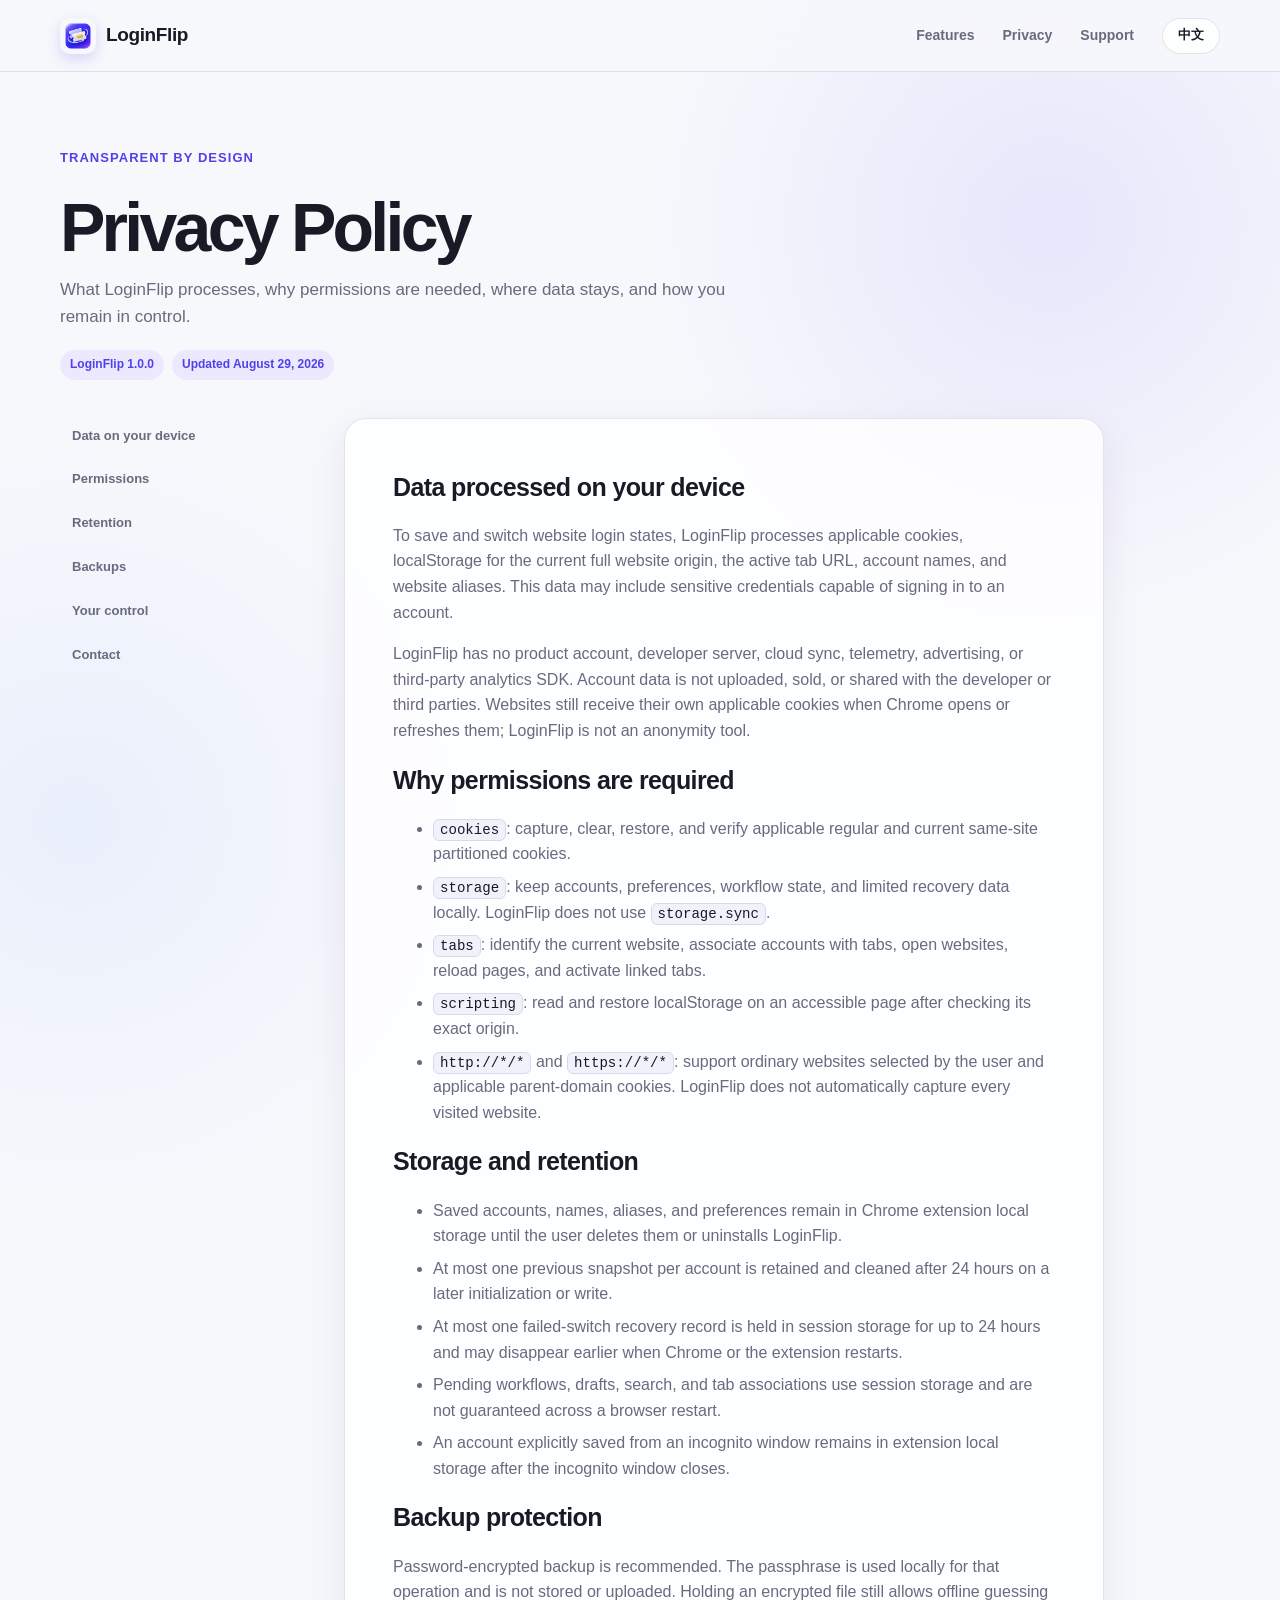
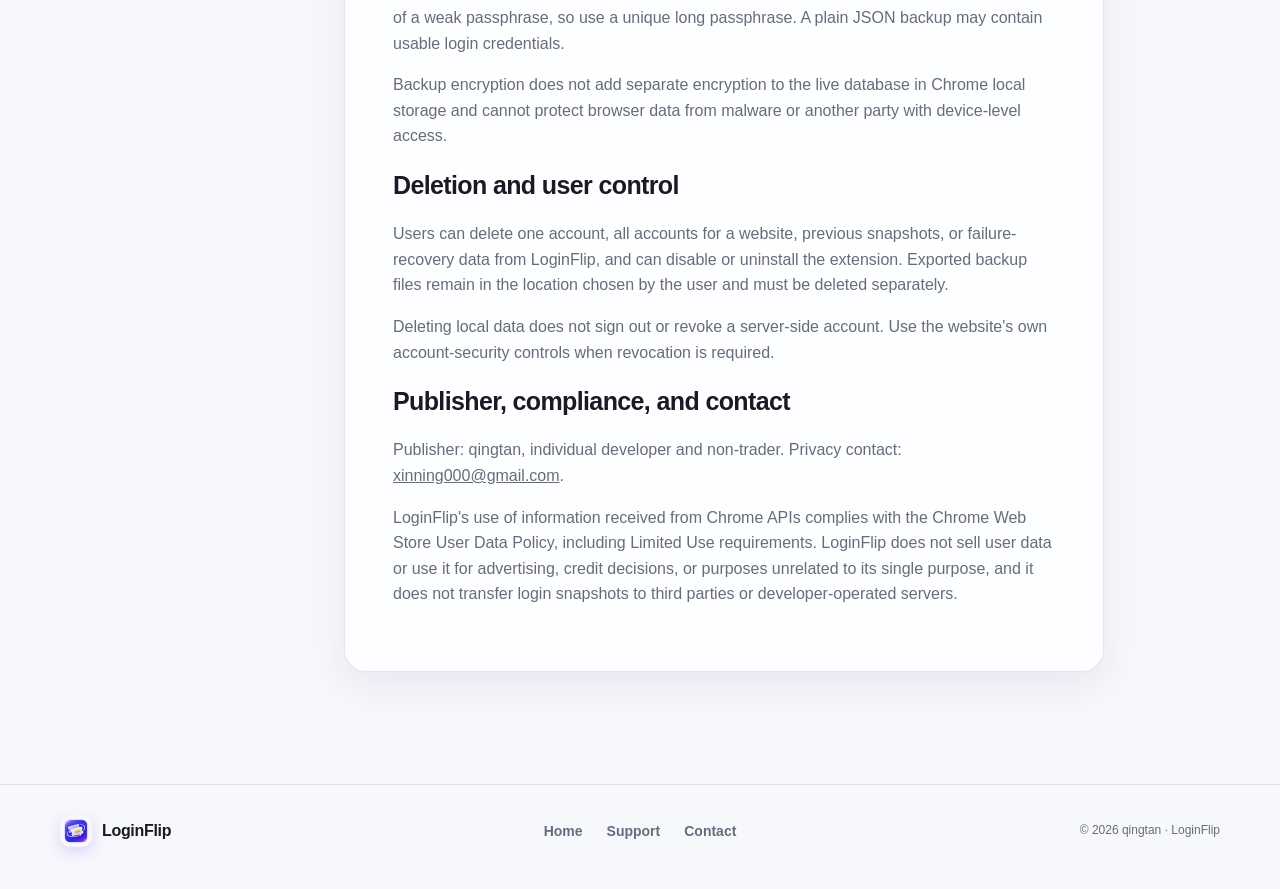
<file: privacy/index.html>
<!doctype html>
<html lang="en" data-lang="en">
<head>
  <meta charset="utf-8">
  <meta name="viewport" content="width=device-width, initial-scale=1">
  <meta name="color-scheme" content="light dark">
  <meta name="theme-color" content="#6757f5">
  <meta name="description" content="How LoginFlip processes login-state snapshots locally on your device.">
  <meta property="og:type" content="website">
  <meta property="og:site_name" content="LoginFlip">
  <meta property="og:title" content="Privacy Policy — LoginFlip">
  <meta property="og:description" content="How LoginFlip processes login-state snapshots locally on your device.">
  <meta property="og:url" content="https://qingtan-labs.github.io/loginflip/privacy/">
  <meta property="og:image" content="https://qingtan-labs.github.io/loginflip/assets/promo-en.png">
  <meta name="twitter:card" content="summary_large_image">
  <link rel="canonical" href="https://qingtan-labs.github.io/loginflip/privacy/">
  <link rel="icon" href="../assets/icon-128.png" type="image/png">
  <link rel="stylesheet" href="../assets/site.css">
  <title>Privacy Policy — LoginFlip</title>
</head>
<body data-page="privacy">
  <a class="skip-link" href="#main"><span data-lang-copy="en">Skip to content</span><span data-lang-copy="zh">跳到主要内容</span></a>
  <header class="site-header">
    <div class="container nav-shell">
      <a class="brand" href="../" aria-label="LoginFlip home"><img src="../assets/icon-128.png" alt="" width="36" height="36"><span>LoginFlip</span></a>
      <nav class="nav-links" aria-label="Primary navigation">
        <a href="../#features"><span data-lang-copy="en">Features</span><span data-lang-copy="zh">功能</span></a>
        <a href="./"><span data-lang-copy="en">Privacy</span><span data-lang-copy="zh">隐私</span></a>
        <a href="../support/"><span data-lang-copy="en">Support</span><span data-lang-copy="zh">支持</span></a>
      </nav>
      <button class="language-switch" type="button" data-language-toggle aria-label="切换为简体中文">中文</button>
    </div>
  </header>

  <main id="main">
    <section class="legal-hero">
      <div class="container">
        <span class="section-kicker" data-lang-copy="en">Transparent by design</span><span class="section-kicker" data-lang-copy="zh">透明是产品设计的一部分</span>
        <h1 data-lang-copy="en">Privacy Policy</h1><h1 data-lang-copy="zh">隐私政策</h1>
        <p data-lang-copy="en">What LoginFlip processes, why permissions are needed, where data stays, and how you remain in control.</p>
        <p data-lang-copy="zh">LoginFlip 处理什么数据、为什么需要权限、数据保存在哪里，以及你如何始终保持控制。</p>
        <div class="legal-meta"><span class="legal-badge">LoginFlip 1.0.0</span><span class="legal-badge" data-lang-copy="en">Updated August 29, 2026</span><span class="legal-badge" data-lang-copy="zh">更新于 2026 年 8 月 29 日</span></div>
      </div>
    </section>

    <div class="container legal-layout">
      <nav class="legal-nav" aria-label="Privacy policy sections">
        <a href="#data"><span data-lang-copy="en">Data on your device</span><span data-lang-copy="zh">本机数据</span></a>
        <a href="#permissions"><span data-lang-copy="en">Permissions</span><span data-lang-copy="zh">权限用途</span></a>
        <a href="#retention"><span data-lang-copy="en">Retention</span><span data-lang-copy="zh">保存期限</span></a>
        <a href="#backup"><span data-lang-copy="en">Backups</span><span data-lang-copy="zh">备份保护</span></a>
        <a href="#control"><span data-lang-copy="en">Your control</span><span data-lang-copy="zh">用户控制</span></a>
        <a href="#contact"><span data-lang-copy="en">Contact</span><span data-lang-copy="zh">联系信息</span></a>
      </nav>

      <article class="legal-article">
        <section id="data">
          <h2 data-lang-copy="en">Data processed on your device</h2><h2 data-lang-copy="zh">本机处理的数据</h2>
          <p data-lang-copy="en">To save and switch website login states, LoginFlip processes applicable cookies, localStorage for the current full website origin, the active tab URL, account names, and website aliases. This data may include sensitive credentials capable of signing in to an account.</p>
          <p data-lang-copy="zh">LoginFlip 为保存和切换网站登录状态，在使用相关功能时读取适用网站的 Cookie、当前完整网站地址的 localStorage、标签页 URL，以及用户填写的账号名称与网站别名。这些内容可能含有足以直接登录账号的敏感凭据。</p>
          <p data-lang-copy="en">LoginFlip has no product account, developer server, cloud sync, telemetry, advertising, or third-party analytics SDK. Account data is not uploaded, sold, or shared with the developer or third parties. Websites still receive their own applicable cookies when Chrome opens or refreshes them; LoginFlip is not an anonymity tool.</p>
          <p data-lang-copy="zh">当前版本没有产品账号、开发者服务器、云同步、遥测、广告或第三方分析 SDK。账号数据不会上传、出售或分享给开发者或第三方。Chrome 打开或刷新网站时，网站仍会按照自身规则接收适用 Cookie；LoginFlip 不是匿名浏览工具。</p>
        </section>

        <section id="permissions">
          <h2 data-lang-copy="en">Why permissions are required</h2><h2 data-lang-copy="zh">为什么需要这些权限</h2>
          <ul data-lang-copy="en">
            <li><code>cookies</code>: capture, clear, restore, and verify applicable regular and current same-site partitioned cookies.</li>
            <li><code>storage</code>: keep accounts, preferences, workflow state, and limited recovery data locally. LoginFlip does not use <code>storage.sync</code>.</li>
            <li><code>tabs</code>: identify the current website, associate accounts with tabs, open websites, reload pages, and activate linked tabs.</li>
            <li><code>scripting</code>: read and restore localStorage on an accessible page after checking its exact origin.</li>
            <li><code>http://*/*</code> and <code>https://*/*</code>: support ordinary websites selected by the user and applicable parent-domain cookies. LoginFlip does not automatically capture every visited website.</li>
          </ul>
          <ul data-lang-copy="zh">
            <li><code>cookies</code>：读取、清除、恢复和校验适用的普通 Cookie，以及当前顶层网站同站上下文的分区 Cookie。</li>
            <li><code>storage</code>：在本机保存账号、设置、流程与有限恢复数据；不使用 <code>storage.sync</code>。</li>
            <li><code>tabs</code>：识别当前网站、关联账号与标签页、打开网站、刷新页面和激活关联标签。</li>
            <li><code>scripting</code>：核对网页完整 origin 后，在可访问页面中读取和恢复 localStorage。</li>
            <li><code>http://*/*</code> 与 <code>https://*/*</code>：支持用户选择的普通网站及其适用父域 Cookie；LoginFlip 不会自动保存每个访问网站。</li>
          </ul>
        </section>

        <section id="retention">
          <h2 data-lang-copy="en">Storage and retention</h2><h2 data-lang-copy="zh">保存位置与期限</h2>
          <ul data-lang-copy="en">
            <li>Saved accounts, names, aliases, and preferences remain in Chrome extension local storage until the user deletes them or uninstalls LoginFlip.</li>
            <li>At most one previous snapshot per account is retained and cleaned after 24 hours on a later initialization or write.</li>
            <li>At most one failed-switch recovery record is held in session storage for up to 24 hours and may disappear earlier when Chrome or the extension restarts.</li>
            <li>Pending workflows, drafts, search, and tab associations use session storage and are not guaranteed across a browser restart.</li>
            <li>An account explicitly saved from an incognito window remains in extension local storage after the incognito window closes.</li>
          </ul>
          <ul data-lang-copy="zh">
            <li>已保存账号、名称、别名与设置保存在 Chrome 扩展本地存储中，直到用户删除或卸载 LoginFlip。</li>
            <li>每个账号最多保留一份上一快照，并在 24 小时后于后续初始化或写入时清理。</li>
            <li>切换失败恢复记录最多一份，保存在会话存储中不超过 24 小时；Chrome 或扩展重启后可能更早消失。</li>
            <li>待处理流程、草稿、搜索和标签关联使用会话存储，不保证跨浏览器重启保留。</li>
            <li>用户在无痕窗口中主动保存的账号，在无痕窗口关闭后仍会保留在扩展本地存储中。</li>
          </ul>
        </section>

        <section id="backup">
          <h2 data-lang-copy="en">Backup protection</h2><h2 data-lang-copy="zh">备份保护</h2>
          <p data-lang-copy="en">Password-encrypted backup is recommended. The passphrase is used locally for that operation and is not stored or uploaded. Holding an encrypted file still allows offline guessing of a weak passphrase, so use a unique long passphrase. A plain JSON backup may contain usable login credentials.</p>
          <p data-lang-copy="zh">推荐使用口令加密备份。口令只在本机本次操作中使用，不保存、不上传。持有加密文件的人仍可离线猜测弱口令，因此请使用独特的长口令。明文 JSON 可能包含可直接登录的凭据。</p>
          <p data-lang-copy="en">Backup encryption does not add separate encryption to the live database in Chrome local storage and cannot protect browser data from malware or another party with device-level access.</p>
          <p data-lang-copy="zh">备份加密不会给 Chrome 本地存储中的运行数据库额外加密，也无法防止恶意软件或具有设备级访问权限的其他人读取浏览器数据。</p>
        </section>

        <section id="control">
          <h2 data-lang-copy="en">Deletion and user control</h2><h2 data-lang-copy="zh">删除与用户控制</h2>
          <p data-lang-copy="en">Users can delete one account, all accounts for a website, previous snapshots, or failure-recovery data from LoginFlip, and can disable or uninstall the extension. Exported backup files remain in the location chosen by the user and must be deleted separately.</p>
          <p data-lang-copy="zh">用户可以删除单个账号、某网站的全部账号、上一快照或失败恢复数据，也可以停用或卸载扩展。导出的备份文件保留在用户选择的位置，需要单独删除。</p>
          <p data-lang-copy="en">Deleting local data does not sign out or revoke a server-side account. Use the website's own account-security controls when revocation is required.</p>
          <p data-lang-copy="zh">删除本地数据不等于退出网站或撤销服务端账号；需要撤销时，请使用网站自身的账号安全功能。</p>
        </section>

        <section id="contact">
          <h2 data-lang-copy="en">Publisher, compliance, and contact</h2><h2 data-lang-copy="zh">发布者、合规与联系</h2>
          <p data-lang-copy="en">Publisher: qingtan, individual developer and non-trader. Privacy contact: <a href="mailto:xinning000@gmail.com">xinning000@gmail.com</a>.</p>
          <p data-lang-copy="zh">发布者：qingtan，个人开发者、非交易者。隐私联系邮箱：<a href="mailto:xinning000@gmail.com">xinning000@gmail.com</a>。</p>
          <p data-lang-copy="en">LoginFlip's use of information received from Chrome APIs complies with the Chrome Web Store User Data Policy, including Limited Use requirements. LoginFlip does not sell user data or use it for advertising, credit decisions, or purposes unrelated to its single purpose, and it does not transfer login snapshots to third parties or developer-operated servers.</p>
          <p data-lang-copy="zh">LoginFlip 对从 Chrome API 获得的信息的使用符合 Chrome Web Store User Data Policy，包括 Limited Use 要求。LoginFlip 不出售用户数据，不将其用于广告、信用评估或与扩展单一用途无关的目的，也不向第三方或开发者服务器传输登录快照。</p>
        </section>
      </article>
    </div>
  </main>

  <footer class="site-footer"><div class="container footer-grid"><div class="brand footer-brand"><img src="../assets/icon-128.png" alt="" width="32" height="32"><span>LoginFlip</span></div><div class="footer-links"><a href="../"><span data-lang-copy="en">Home</span><span data-lang-copy="zh">首页</span></a><a href="../support/"><span data-lang-copy="en">Support</span><span data-lang-copy="zh">支持</span></a><a href="mailto:xinning000@gmail.com"><span data-lang-copy="en">Contact</span><span data-lang-copy="zh">联系开发者</span></a></div><p>© <span data-current-year>2026</span> qingtan · LoginFlip</p></div></footer>
  <script src="../assets/site.js" defer></script>
</body>
</html>
</file>
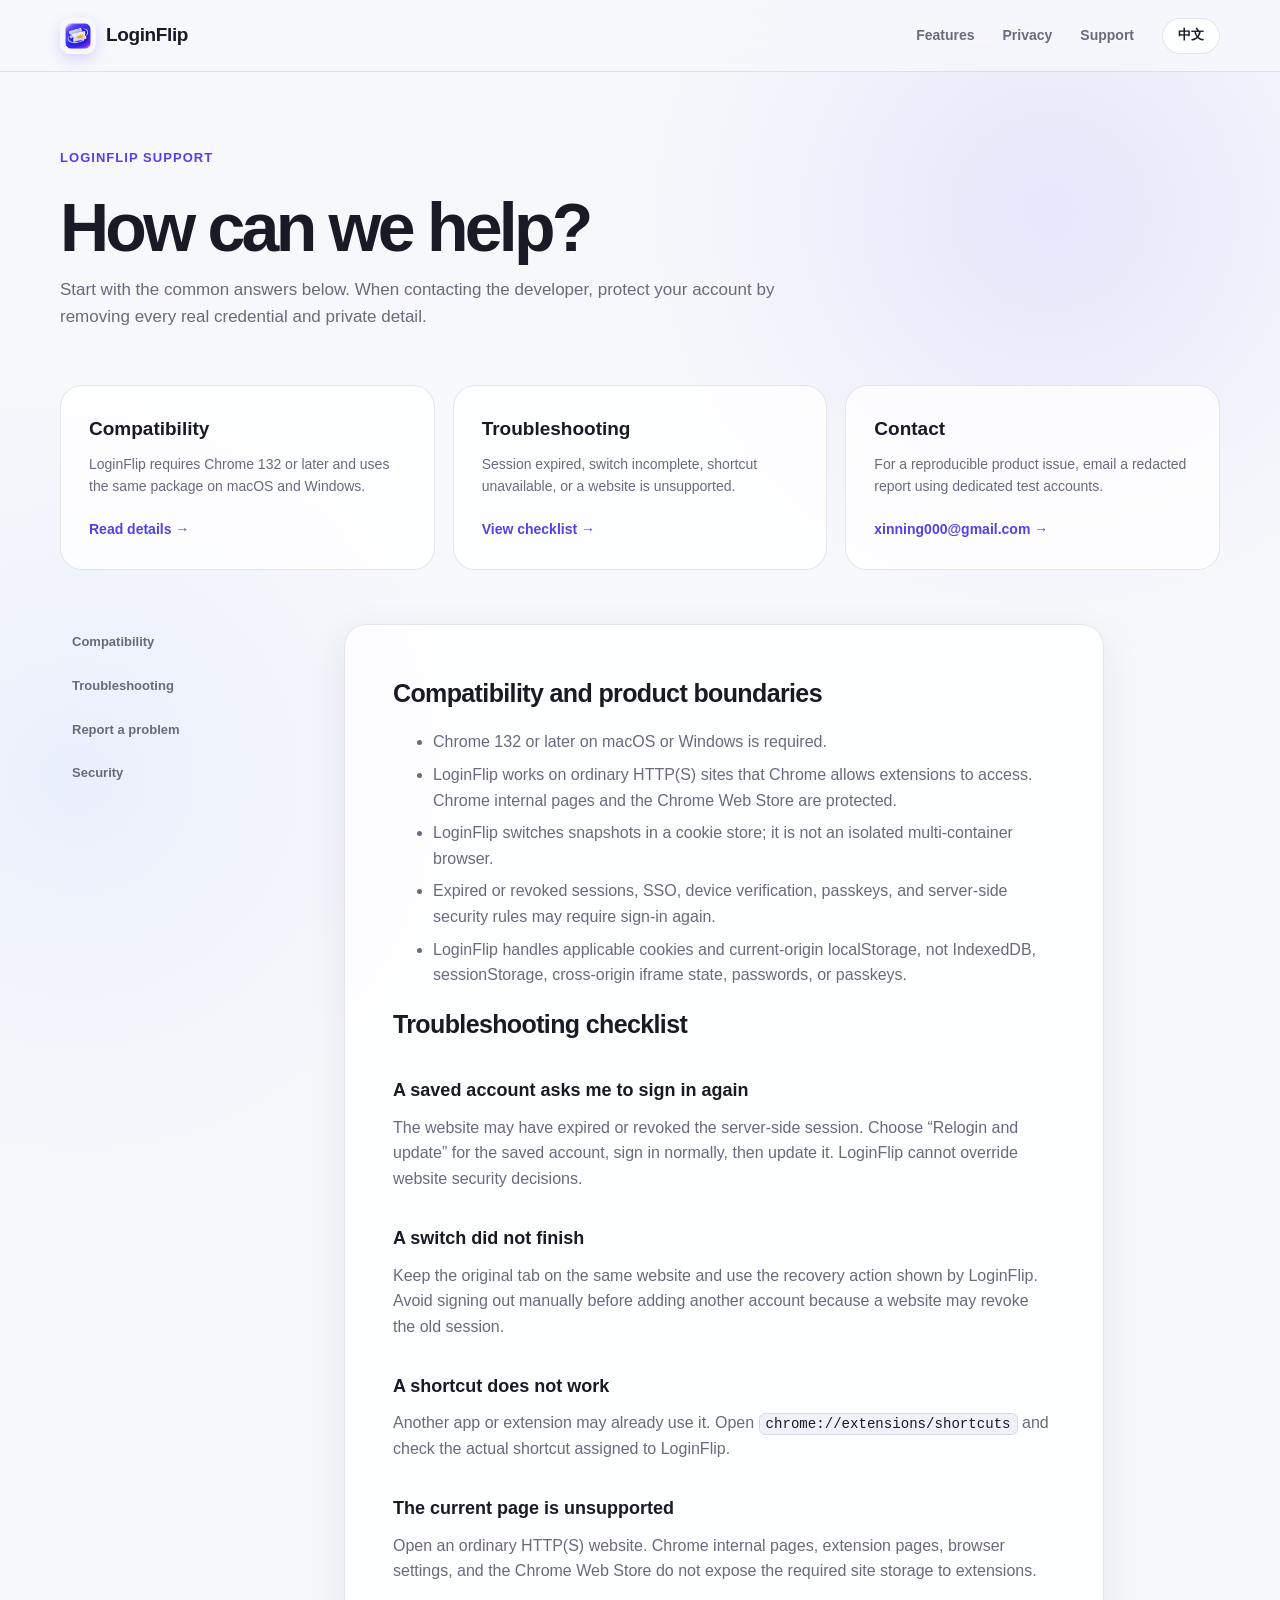
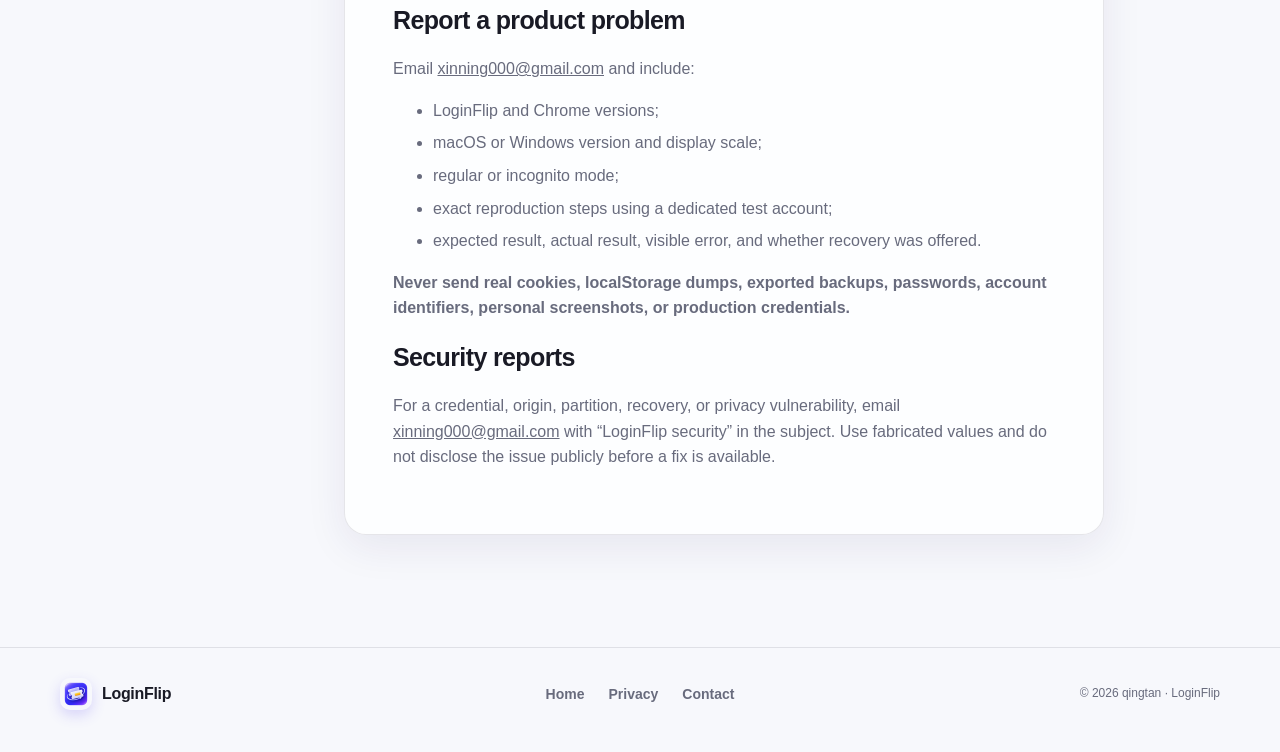
<file: support/index.html>
<!doctype html>
<html lang="en" data-lang="en">
<head>
  <meta charset="utf-8">
  <meta name="viewport" content="width=device-width, initial-scale=1">
  <meta name="color-scheme" content="light dark">
  <meta name="theme-color" content="#6757f5">
  <meta name="description" content="Help, compatibility, troubleshooting, and contact information for LoginFlip.">
  <meta property="og:type" content="website">
  <meta property="og:site_name" content="LoginFlip">
  <meta property="og:title" content="Support — LoginFlip">
  <meta property="og:description" content="Help, compatibility, troubleshooting, and contact information for LoginFlip.">
  <meta property="og:url" content="https://qingtan-labs.github.io/loginflip/support/">
  <meta property="og:image" content="https://qingtan-labs.github.io/loginflip/assets/promo-en.png">
  <meta name="twitter:card" content="summary_large_image">
  <link rel="canonical" href="https://qingtan-labs.github.io/loginflip/support/">
  <link rel="icon" href="../assets/icon-128.png" type="image/png">
  <link rel="stylesheet" href="../assets/site.css">
  <title>Support — LoginFlip</title>
</head>
<body data-page="support">
  <a class="skip-link" href="#main"><span data-lang-copy="en">Skip to content</span><span data-lang-copy="zh">跳到主要内容</span></a>
  <header class="site-header">
    <div class="container nav-shell">
      <a class="brand" href="../" aria-label="LoginFlip home"><img src="../assets/icon-128.png" alt="" width="36" height="36"><span>LoginFlip</span></a>
      <nav class="nav-links" aria-label="Primary navigation">
        <a href="../#features"><span data-lang-copy="en">Features</span><span data-lang-copy="zh">功能</span></a>
        <a href="../privacy/"><span data-lang-copy="en">Privacy</span><span data-lang-copy="zh">隐私</span></a>
        <a href="./"><span data-lang-copy="en">Support</span><span data-lang-copy="zh">支持</span></a>
      </nav>
      <button class="language-switch" type="button" data-language-toggle aria-label="切换为简体中文">中文</button>
    </div>
  </header>

  <main id="main">
    <section class="legal-hero">
      <div class="container">
        <span class="section-kicker" data-lang-copy="en">LoginFlip support</span><span class="section-kicker" data-lang-copy="zh">LoginFlip 使用支持</span>
        <h1 data-lang-copy="en">How can we help?</h1><h1 data-lang-copy="zh">需要什么帮助？</h1>
        <p data-lang-copy="en">Start with the common answers below. When contacting the developer, protect your account by removing every real credential and private detail.</p>
        <p data-lang-copy="zh">可以先查看下面的常见解答。联系开发者时，请删除所有真实凭据和隐私信息，保护你的账号安全。</p>
      </div>
    </section>

    <section class="container">
      <div class="support-grid">
        <article class="support-card"><h2 data-lang-copy="en">Compatibility</h2><h2 data-lang-copy="zh">兼容性</h2><p data-lang-copy="en">LoginFlip requires Chrome 132 or later and uses the same package on macOS and Windows.</p><p data-lang-copy="zh">LoginFlip 最低需要 Chrome 132，macOS 与 Windows 使用同一个扩展包。</p><a href="#compatibility"><span data-lang-copy="en">Read details →</span><span data-lang-copy="zh">查看详情 →</span></a></article>
        <article class="support-card"><h2 data-lang-copy="en">Troubleshooting</h2><h2 data-lang-copy="zh">故障排查</h2><p data-lang-copy="en">Session expired, switch incomplete, shortcut unavailable, or a website is unsupported.</p><p data-lang-copy="zh">处理登录失效、切换未完成、快捷键不可用或网站不兼容等问题。</p><a href="#troubleshooting"><span data-lang-copy="en">View checklist →</span><span data-lang-copy="zh">查看检查清单 →</span></a></article>
        <article class="support-card"><h2 data-lang-copy="en">Contact</h2><h2 data-lang-copy="zh">联系开发者</h2><p data-lang-copy="en">For a reproducible product issue, email a redacted report using dedicated test accounts.</p><p data-lang-copy="zh">如遇可复现的产品问题，请使用专用测试账号并发送脱敏报告。</p><a href="mailto:xinning000@gmail.com?subject=LoginFlip%20support">xinning000@gmail.com →</a></article>
      </div>
    </section>

    <div class="container legal-layout">
      <nav class="legal-nav" aria-label="Support sections">
        <a href="#compatibility"><span data-lang-copy="en">Compatibility</span><span data-lang-copy="zh">兼容性</span></a>
        <a href="#troubleshooting"><span data-lang-copy="en">Troubleshooting</span><span data-lang-copy="zh">故障排查</span></a>
        <a href="#report"><span data-lang-copy="en">Report a problem</span><span data-lang-copy="zh">报告问题</span></a>
        <a href="#security"><span data-lang-copy="en">Security</span><span data-lang-copy="zh">安全问题</span></a>
      </nav>
      <article class="legal-article">
        <section id="compatibility">
          <h2 data-lang-copy="en">Compatibility and product boundaries</h2><h2 data-lang-copy="zh">兼容性与产品边界</h2>
          <ul data-lang-copy="en">
            <li>Chrome 132 or later on macOS or Windows is required.</li>
            <li>LoginFlip works on ordinary HTTP(S) sites that Chrome allows extensions to access. Chrome internal pages and the Chrome Web Store are protected.</li>
            <li>LoginFlip switches snapshots in a cookie store; it is not an isolated multi-container browser.</li>
            <li>Expired or revoked sessions, SSO, device verification, passkeys, and server-side security rules may require sign-in again.</li>
            <li>LoginFlip handles applicable cookies and current-origin localStorage, not IndexedDB, sessionStorage, cross-origin iframe state, passwords, or passkeys.</li>
          </ul>
          <ul data-lang-copy="zh">
            <li>需要 macOS 或 Windows 上的 Chrome 132 或更高版本。</li>
            <li>LoginFlip 支持 Chrome 允许扩展访问的普通 HTTP(S) 网站；Chrome 内部页面和 Chrome 应用商店属于保护页面。</li>
            <li>LoginFlip 在一个 Cookie Store 中切换快照，不是隔离的多容器浏览器。</li>
            <li>登录过期或被撤销、SSO、设备验证、Passkey 和服务端安全规则仍可能要求重新登录。</li>
            <li>LoginFlip 处理适用 Cookie 与当前 origin 的 localStorage，不处理 IndexedDB、sessionStorage、跨域 iframe 状态、密码或 Passkey。</li>
          </ul>
        </section>

        <section id="troubleshooting">
          <h2 data-lang-copy="en">Troubleshooting checklist</h2><h2 data-lang-copy="zh">故障排查清单</h2>
          <h3 data-lang-copy="en">A saved account asks me to sign in again</h3><h3 data-lang-copy="zh">已保存账号要求重新登录</h3>
          <p data-lang-copy="en">The website may have expired or revoked the server-side session. Choose “Relogin and update” for the saved account, sign in normally, then update it. LoginFlip cannot override website security decisions.</p>
          <p data-lang-copy="zh">网站可能已让服务端会话过期或撤销。为该账号选择“重新登录并更新”，正常完成登录后再更新。LoginFlip 无法覆盖网站自身的安全决定。</p>
          <h3 data-lang-copy="en">A switch did not finish</h3><h3 data-lang-copy="zh">切换没有完整完成</h3>
          <p data-lang-copy="en">Keep the original tab on the same website and use the recovery action shown by LoginFlip. Avoid signing out manually before adding another account because a website may revoke the old session.</p>
          <p data-lang-copy="zh">请让原标签页停留在同一网站，并使用 LoginFlip 显示的恢复操作。添加另一个账号前不要主动退出旧账号，网站可能因此撤销旧会话。</p>
          <h3 data-lang-copy="en">A shortcut does not work</h3><h3 data-lang-copy="zh">快捷键不可用</h3>
          <p data-lang-copy="en">Another app or extension may already use it. Open <code>chrome://extensions/shortcuts</code> and check the actual shortcut assigned to LoginFlip.</p>
          <p data-lang-copy="zh">其他应用或扩展可能已经占用该组合键。打开 <code>chrome://extensions/shortcuts</code>，检查 LoginFlip 实际分配到的快捷键。</p>
          <h3 data-lang-copy="en">The current page is unsupported</h3><h3 data-lang-copy="zh">当前页面不支持保存</h3>
          <p data-lang-copy="en">Open an ordinary HTTP(S) website. Chrome internal pages, extension pages, browser settings, and the Chrome Web Store do not expose the required site storage to extensions.</p>
          <p data-lang-copy="zh">请打开普通 HTTP(S) 网站。Chrome 内部页面、扩展页面、浏览器设置和 Chrome 应用商店不会向扩展开放所需的网站存储。</p>
        </section>

        <section id="report">
          <h2 data-lang-copy="en">Report a product problem</h2><h2 data-lang-copy="zh">报告产品问题</h2>
          <p data-lang-copy="en">Email <a href="mailto:xinning000@gmail.com?subject=LoginFlip%20support">xinning000@gmail.com</a> and include:</p>
          <p data-lang-copy="zh">请发送邮件到 <a href="mailto:xinning000@gmail.com?subject=LoginFlip%20support">xinning000@gmail.com</a>，并包含：</p>
          <ul data-lang-copy="en"><li>LoginFlip and Chrome versions;</li><li>macOS or Windows version and display scale;</li><li>regular or incognito mode;</li><li>exact reproduction steps using a dedicated test account;</li><li>expected result, actual result, visible error, and whether recovery was offered.</li></ul>
          <ul data-lang-copy="zh"><li>LoginFlip 和 Chrome 版本；</li><li>macOS 或 Windows 版本及显示缩放；</li><li>普通窗口或无痕窗口；</li><li>使用专用测试账号得到的准确复现步骤；</li><li>预期结果、实际结果、可见错误，以及是否出现恢复入口。</li></ul>
          <p><strong data-lang-copy="en">Never send real cookies, localStorage dumps, exported backups, passwords, account identifiers, personal screenshots, or production credentials.</strong><strong data-lang-copy="zh">不要发送真实 Cookie、localStorage 数据、导出备份、密码、账号标识、包含隐私的截图或生产凭据。</strong></p>
        </section>

        <section id="security">
          <h2 data-lang-copy="en">Security reports</h2><h2 data-lang-copy="zh">安全问题报告</h2>
          <p data-lang-copy="en">For a credential, origin, partition, recovery, or privacy vulnerability, email <a href="mailto:xinning000@gmail.com?subject=LoginFlip%20security">xinning000@gmail.com</a> with “LoginFlip security” in the subject. Use fabricated values and do not disclose the issue publicly before a fix is available.</p>
          <p data-lang-copy="zh">如发现凭据、origin、分区、恢复或隐私漏洞，请发送邮件至 <a href="mailto:xinning000@gmail.com?subject=LoginFlip%20security">xinning000@gmail.com</a>，主题注明“LoginFlip security”。请使用虚构数据，在修复可用前不要公开披露。</p>
        </section>
      </article>
    </div>
  </main>

  <footer class="site-footer"><div class="container footer-grid"><div class="brand footer-brand"><img src="../assets/icon-128.png" alt="" width="32" height="32"><span>LoginFlip</span></div><div class="footer-links"><a href="../"><span data-lang-copy="en">Home</span><span data-lang-copy="zh">首页</span></a><a href="../privacy/"><span data-lang-copy="en">Privacy</span><span data-lang-copy="zh">隐私政策</span></a><a href="mailto:xinning000@gmail.com"><span data-lang-copy="en">Contact</span><span data-lang-copy="zh">联系开发者</span></a></div><p>© <span data-current-year>2026</span> qingtan · LoginFlip</p></div></footer>
  <script src="../assets/site.js" defer></script>
</body>
</html>
</file>
<file: assets/site.css>
:root {
  color-scheme: light dark;
  --bg: #f7f8fc;
  --bg-strong: #eef0f8;
  --surface: rgba(255, 255, 255, .78);
  --surface-solid: #ffffff;
  --surface-soft: #f1f1fb;
  --text: #191a25;
  --muted: #686b7d;
  --line: rgba(50, 52, 77, .12);
  --line-strong: rgba(83, 70, 224, .2);
  --primary: #6757f5;
  --primary-strong: #5141e7;
  --primary-soft: #ece9ff;
  --blue: #4d8df7;
  --green: #1c9d72;
  --shadow-sm: 0 12px 40px rgba(35, 28, 87, .08);
  --shadow-lg: 0 32px 90px rgba(44, 31, 126, .18);
  --radius-sm: 14px;
  --radius-md: 22px;
  --radius-lg: 32px;
  --container: 1160px;
  --header-height: 72px;
  font-family: Inter, ui-sans-serif, -apple-system, BlinkMacSystemFont, "Segoe UI", "PingFang SC", "Microsoft YaHei", sans-serif;
}

@media (prefers-color-scheme: dark) {
  :root {
    --bg: #11121a;
    --bg-strong: #171824;
    --surface: rgba(29, 30, 43, .82);
    --surface-solid: #1d1e2b;
    --surface-soft: #232435;
    --text: #f4f3fb;
    --muted: #a7a9bb;
    --line: rgba(220, 219, 245, .12);
    --line-strong: rgba(154, 140, 255, .28);
    --primary: #9789ff;
    --primary-strong: #b1a7ff;
    --primary-soft: #2f2a59;
    --blue: #74a6ff;
    --green: #64d2a9;
    --shadow-sm: 0 14px 44px rgba(0, 0, 0, .22);
    --shadow-lg: 0 34px 100px rgba(0, 0, 0, .4);
  }
}

* { box-sizing: border-box; }

html { scroll-behavior: smooth; scroll-padding-top: calc(var(--header-height) + 24px); }

body {
  margin: 0;
  min-width: 320px;
  overflow-x: hidden;
  color: var(--text);
  background:
    radial-gradient(circle at 82% 9%, rgba(108, 85, 247, .11), transparent 25rem),
    radial-gradient(circle at 6% 33%, rgba(77, 141, 247, .08), transparent 24rem),
    var(--bg);
  font-size: 16px;
  line-height: 1.6;
  -webkit-font-smoothing: antialiased;
}

img { display: block; max-width: 100%; }
a { color: inherit; }
button, input, textarea, select { font: inherit; }

html[data-lang="en"] [data-lang-copy="zh"],
html[data-lang="zh"] [data-lang-copy="en"] { display: none !important; }

.skip-link {
  position: fixed;
  z-index: 1000;
  left: 16px;
  top: -100px;
  padding: 10px 16px;
  color: #fff;
  background: var(--primary-strong);
  border-radius: 10px;
  transition: top .2s ease;
}
.skip-link:focus { top: 16px; }

.container { width: min(var(--container), calc(100% - 48px)); margin-inline: auto; }
.section { padding: 112px 0; }

.site-header {
  position: sticky;
  z-index: 50;
  top: 0;
  height: var(--header-height);
  border-bottom: 1px solid var(--line);
  background: color-mix(in srgb, var(--bg) 82%, transparent);
  backdrop-filter: blur(18px) saturate(150%);
}
.nav-shell { height: 100%; display: flex; align-items: center; gap: 28px; }
.brand { display: inline-flex; align-items: center; gap: 10px; color: var(--text); font-size: 19px; font-weight: 780; letter-spacing: -.02em; text-decoration: none; }
.brand img { border-radius: 10px; box-shadow: 0 5px 14px rgba(87, 64, 238, .2); }
.nav-links { display: flex; align-items: center; gap: 28px; margin-left: auto; }
.nav-links a, .footer-links a { color: var(--muted); font-size: 14px; font-weight: 650; text-decoration: none; transition: color .2s ease; }
.nav-links a:hover, .footer-links a:hover { color: var(--text); }
.nav-cta {
  min-width: 76px;
  height: 36px;
  display: inline-flex;
  align-items: center;
  justify-content: center;
  padding: 0 15px;
  color: #fff;
  background: linear-gradient(135deg, #6c5cf7, #7e52ec);
  border-radius: 999px;
  box-shadow: 0 8px 20px rgba(94, 70, 235, .2);
  font-size: 13px;
  font-weight: 760;
  text-decoration: none;
  transition: transform .2s ease, box-shadow .2s ease;
}
.nav-cta:hover { transform: translateY(-1px); box-shadow: 0 10px 24px rgba(94, 70, 235, .28); }
.language-switch {
  min-width: 58px;
  height: 36px;
  padding: 0 13px;
  color: var(--text);
  background: var(--surface);
  border: 1px solid var(--line);
  border-radius: 999px;
  cursor: pointer;
  font-size: 13px;
  font-weight: 750;
  transition: border-color .2s ease, transform .2s ease, background .2s ease;
}
.language-switch:hover { border-color: var(--line-strong); background: var(--surface-solid); transform: translateY(-1px); }

.hero { min-height: calc(100vh - var(--header-height)); display: grid; align-items: center; padding: 80px 0 92px; }
.hero-grid { display: grid; grid-template-columns: minmax(0, .9fr) minmax(500px, 1.1fr); gap: clamp(48px, 7vw, 92px); align-items: center; }
.eyebrow, .section-kicker {
  display: inline-flex;
  align-items: center;
  gap: 9px;
  color: var(--primary-strong);
  font-size: 13px;
  font-weight: 800;
  letter-spacing: .08em;
  text-transform: uppercase;
}
.status-dot { width: 8px; height: 8px; border-radius: 50%; background: var(--green); box-shadow: 0 0 0 5px color-mix(in srgb, var(--green) 15%, transparent); }
h1, h2, h3, p { margin-top: 0; }
h1 { margin: 23px 0 24px; font-size: clamp(48px, 5.5vw, 76px); line-height: 1.02; letter-spacing: -.055em; font-weight: 820; }
h1 em { color: var(--primary); font-style: normal; }
.hero-lede { max-width: 610px; margin-bottom: 32px; color: var(--muted); font-size: clamp(18px, 2vw, 21px); line-height: 1.65; }
.hero-actions { display: flex; align-items: center; gap: 12px; flex-wrap: wrap; }
.button {
  min-height: 48px;
  display: inline-flex;
  align-items: center;
  justify-content: center;
  padding: 0 20px;
  border: 1px solid transparent;
  border-radius: 14px;
  font-size: 14px;
  font-weight: 760;
  text-decoration: none;
  transition: transform .2s ease, box-shadow .2s ease, border-color .2s ease;
}
.button.primary { color: #fff; background: linear-gradient(135deg, #6c5cf7, #7e52ec); box-shadow: 0 13px 30px rgba(94, 70, 235, .25); }
.button.secondary { color: var(--text); background: var(--surface); border-color: var(--line); }
.button:not(.disabled):hover { transform: translateY(-2px); box-shadow: var(--shadow-sm); }
.button.disabled { cursor: default; opacity: .82; }
.compatibility { margin: 18px 0 0; color: var(--muted); font-size: 13px; font-weight: 600; }

.hero-visual { position: relative; min-width: 0; padding: 35px 0 40px; }
.browser-card { position: relative; z-index: 3; overflow: hidden; background: var(--surface-solid); border: 1px solid rgba(118, 103, 226, .2); border-radius: 24px; box-shadow: var(--shadow-lg); transform: perspective(1200px) rotateY(-2deg) rotateX(1deg); }
.browser-bar { height: 42px; display: grid; grid-template-columns: 70px 1fr 70px; align-items: center; padding: 0 14px; border-bottom: 1px solid var(--line); background: color-mix(in srgb, var(--surface-solid) 92%, var(--primary-soft)); }
.traffic-lights { display: flex; gap: 6px; }
.traffic-lights span { width: 8px; height: 8px; border-radius: 50%; background: #d4d5de; }
.traffic-lights span:nth-child(1) { background: #ff7f73; }
.traffic-lights span:nth-child(2) { background: #f6c85f; }
.traffic-lights span:nth-child(3) { background: #60c88a; }
.address-pill { min-width: 0; overflow: hidden; padding: 5px 12px; color: var(--muted); background: var(--surface-soft); border-radius: 8px; font-size: 10px; text-overflow: ellipsis; white-space: nowrap; text-align: center; }
.product-shot { width: 100%; height: auto; }
.ambient { position: absolute; border-radius: 50%; filter: blur(2px); pointer-events: none; }
.ambient-one { width: 300px; height: 300px; right: -80px; top: -30px; background: rgba(112, 79, 245, .18); }
.ambient-two { width: 240px; height: 240px; left: -80px; bottom: -10px; background: rgba(76, 146, 246, .15); }
.floating-note { position: absolute; z-index: 5; display: flex; align-items: center; gap: 10px; min-width: 158px; padding: 11px 14px; color: var(--text); background: color-mix(in srgb, var(--surface-solid) 92%, transparent); border: 1px solid var(--line); border-radius: 15px; box-shadow: var(--shadow-sm); backdrop-filter: blur(16px); }
.floating-note > span:last-child { display: grid; }
.floating-note strong { font-size: 12px; line-height: 1.3; }
.floating-note small { color: var(--muted); font-size: 10px; }
.note-icon { width: 28px; height: 28px; display: grid; place-items: center; color: var(--primary); background: var(--primary-soft); border-radius: 9px; font-size: 17px; font-weight: 800; }
.note-local { left: -34px; bottom: 2px; }
.note-fast { right: -28px; top: 4px; }

.trust-strip { border-block: 1px solid var(--line); background: color-mix(in srgb, var(--surface-solid) 55%, transparent); }
.trust-grid { display: grid; grid-template-columns: repeat(4, 1fr); }
.trust-grid > div { min-width: 0; padding: 27px 24px; border-left: 1px solid var(--line); }
.trust-grid > div:last-child { border-right: 1px solid var(--line); }
.trust-grid strong, .trust-grid span { display: block; }
.trust-grid strong { margin-bottom: 3px; font-size: 14px; }
.trust-grid span { color: var(--muted); font-size: 12px; }

.section-heading { max-width: 760px; margin-bottom: 48px; }
.section-heading.narrow { max-width: 670px; }
.section-heading.compact { max-width: 400px; margin-bottom: 0; }
.section-heading h2, .privacy-copy h2, .boundary-card h2, .cta-card h2 { margin: 15px 0 0; font-size: clamp(36px, 4.8vw, 58px); line-height: 1.08; letter-spacing: -.045em; }
.step-grid { display: grid; grid-template-columns: repeat(3, 1fr); gap: 18px; }
.step-card, .feature-card { position: relative; overflow: hidden; background: var(--surface); border: 1px solid var(--line); border-radius: var(--radius-md); box-shadow: var(--shadow-sm); }
.step-card { min-height: 260px; padding: 30px; }
.step-card::after { content: ""; position: absolute; width: 130px; height: 130px; right: -50px; bottom: -62px; background: var(--primary-soft); border-radius: 50%; }
.step-number { color: var(--primary); font-size: 12px; font-weight: 850; letter-spacing: .12em; }
.step-card h3, .feature-card h3 { margin: 36px 0 10px; font-size: 20px; letter-spacing: -.02em; }
.step-card p, .feature-card p { margin-bottom: 0; color: var(--muted); font-size: 14px; line-height: 1.7; }

.features-section { background: linear-gradient(180deg, transparent, color-mix(in srgb, var(--primary-soft) 36%, transparent), transparent); }
.feature-grid { display: grid; grid-template-columns: repeat(3, 1fr); gap: 18px; }
.feature-card { min-height: 270px; padding: 30px; transition: transform .22s ease, border-color .22s ease; }
.feature-card:hover { transform: translateY(-4px); border-color: var(--line-strong); }
.feature-card h3 { margin-top: 28px; }
.feature-icon { width: 42px; height: 42px; display: grid; place-items: center; color: var(--primary); background: var(--primary-soft); border: 1px solid var(--line-strong); border-radius: 13px; font-size: 21px; font-weight: 800; }

.privacy-grid { display: grid; grid-template-columns: .85fr 1.15fr; gap: clamp(52px, 8vw, 96px); align-items: center; }
.privacy-copy > p { margin: 25px 0; color: var(--muted); font-size: 17px; }
.check-list { display: grid; gap: 12px; margin: 0 0 28px; padding: 0; list-style: none; }
.check-list li { display: flex; align-items: flex-start; gap: 11px; font-size: 14px; font-weight: 630; }
.check-list li > span:first-child { width: 22px; height: 22px; flex: 0 0 auto; display: grid; place-items: center; color: var(--green); background: color-mix(in srgb, var(--green) 13%, transparent); border-radius: 50%; font-size: 12px; }
.text-link { color: var(--primary-strong); font-size: 14px; font-weight: 800; text-decoration: none; }
.privacy-visual { position: relative; padding: 22px; background: linear-gradient(135deg, rgba(100, 84, 245, .17), rgba(77, 141, 247, .12)); border: 1px solid var(--line-strong); border-radius: var(--radius-lg); }
.privacy-visual img { width: 100%; height: auto; border-radius: 18px; box-shadow: var(--shadow-lg); }

.boundary-card { display: grid; grid-template-columns: 1fr 1fr; gap: 64px; padding: clamp(34px, 6vw, 70px); color: #fff; background: linear-gradient(135deg, #342b78, #5b48d6 60%, #3a73d9); border-radius: var(--radius-lg); box-shadow: var(--shadow-lg); }
.boundary-card .section-kicker { color: #d8d2ff; }
.boundary-card h2 { margin-bottom: 0; }
.boundary-copy { align-self: end; }
.boundary-copy p { margin: 0 0 20px; color: rgba(255, 255, 255, .78); }
.boundary-copy p:last-child { margin-bottom: 0; }

.faq-grid { display: grid; grid-template-columns: .65fr 1.35fr; gap: 72px; align-items: start; }
.faq-list { border-top: 1px solid var(--line); }
.faq-list details { border-bottom: 1px solid var(--line); }
.faq-list summary { position: relative; padding: 23px 46px 23px 0; cursor: pointer; list-style: none; font-size: 17px; font-weight: 720; }
.faq-list summary::-webkit-details-marker { display: none; }
.faq-list summary::after { content: "+"; position: absolute; right: 6px; top: 20px; color: var(--primary); font-size: 24px; font-weight: 400; line-height: 1; transition: transform .2s ease; }
.faq-list details[open] summary::after { transform: rotate(45deg); }
.faq-list details p { max-width: 760px; margin: -6px 0 24px; padding-right: 46px; color: var(--muted); }

.final-cta { padding-top: 70px; }
.cta-card { padding: clamp(50px, 8vw, 92px) 28px; text-align: center; background: linear-gradient(180deg, var(--surface-solid), var(--surface-soft)); border: 1px solid var(--line); border-radius: var(--radius-lg); box-shadow: var(--shadow-sm); }
.cta-card > img { margin: 0 auto 22px; border-radius: 17px; box-shadow: 0 13px 30px rgba(94, 70, 235, .22); }
.cta-card h2 { margin-top: 0; }
.cta-card > p { margin: 20px auto 28px; color: var(--muted); }
.hero-actions.centered { justify-content: center; }

.site-footer { padding: 30px 0 42px; border-top: 1px solid var(--line); }
.footer-grid { display: grid; grid-template-columns: 1fr auto 1fr; gap: 24px; align-items: center; }
.footer-brand { font-size: 16px; }
.footer-links { display: flex; align-items: center; gap: 24px; flex-wrap: wrap; }
.footer-links .fazier-badge { display: inline-flex; align-items: center; }
.footer-links .fazier-badge img { width: 130px; height: auto; }
.footer-grid > p { margin: 0; color: var(--muted); font-size: 12px; text-align: right; }

.legal-hero { padding: 72px 0 38px; }
.legal-hero h1 { margin-bottom: 14px; font-size: clamp(42px, 6vw, 68px); }
.legal-hero p { max-width: 720px; color: var(--muted); font-size: 17px; }
.legal-layout { display: grid; grid-template-columns: 220px minmax(0, 760px); gap: 64px; align-items: start; padding-bottom: 112px; }
.legal-nav { position: sticky; top: calc(var(--header-height) + 30px); display: grid; gap: 7px; }
.legal-nav a { padding: 8px 12px; color: var(--muted); border-radius: 10px; font-size: 13px; font-weight: 680; text-decoration: none; }
.legal-nav a:hover { color: var(--text); background: var(--surface-soft); }
.legal-article { padding: clamp(28px, 5vw, 48px); background: var(--surface); border: 1px solid var(--line); border-radius: var(--radius-md); box-shadow: var(--shadow-sm); }
.legal-article h2 { margin: 2.2em 0 .65em; font-size: 25px; letter-spacing: -.025em; }
.legal-article h2:first-child { margin-top: 0; }
.legal-article h3 { margin: 1.8em 0 .55em; font-size: 18px; }
.legal-article p, .legal-article li { color: var(--muted); }
.legal-article li + li { margin-top: 7px; }
.legal-article code { padding: 2px 6px; color: var(--text); background: var(--surface-soft); border: 1px solid var(--line); border-radius: 6px; font-size: .88em; }
.legal-meta { display: flex; gap: 8px; flex-wrap: wrap; margin-top: 20px; }
.legal-badge { display: inline-flex; padding: 5px 10px; color: var(--primary-strong); background: var(--primary-soft); border-radius: 999px; font-size: 12px; font-weight: 760; }
.support-grid { display: grid; grid-template-columns: repeat(3, 1fr); gap: 18px; margin-bottom: 54px; }
.support-card { padding: 28px; background: var(--surface); border: 1px solid var(--line); border-radius: var(--radius-md); }
.support-card h2 { margin: 0 0 8px; font-size: 19px; }
.support-card p { margin-bottom: 18px; color: var(--muted); font-size: 14px; }
.support-card a { color: var(--primary-strong); font-size: 14px; font-weight: 760; text-decoration: none; }

:focus-visible { outline: 3px solid color-mix(in srgb, var(--primary) 42%, transparent); outline-offset: 3px; }

@media (max-width: 980px) {
  .hero { min-height: auto; }
  .hero-grid, .privacy-grid { grid-template-columns: 1fr; }
  .hero-grid { gap: 48px; }
  .hero-copy { max-width: 780px; }
  .hero-visual { max-width: 780px; margin-inline: auto; }
  .trust-grid { grid-template-columns: repeat(2, 1fr); }
  .trust-grid > div:nth-child(2) { border-right: 1px solid var(--line); }
  .trust-grid > div:nth-child(n+3) { border-top: 1px solid var(--line); }
  .feature-grid { grid-template-columns: repeat(2, 1fr); }
  .faq-grid { grid-template-columns: 1fr; gap: 38px; }
  .section-heading.compact { max-width: 680px; }
  .legal-layout { grid-template-columns: 1fr; gap: 24px; }
  .legal-nav { position: static; display: flex; flex-wrap: wrap; }
}

@media (max-width: 720px) {
  :root { --header-height: 64px; }
  .container { width: min(100% - 30px, var(--container)); }
  .section { padding: 80px 0; }
  .nav-shell { gap: 14px; }
  .nav-links { display: none; }
  .nav-cta { margin-left: auto; min-width: 68px; padding-inline: 13px; }
  .hero { padding: 60px 0 74px; }
  .hero-grid { grid-template-columns: minmax(0, 1fr); }
  h1 { font-size: clamp(43px, 13vw, 60px); }
  .hero-lede { font-size: 17px; }
  .hero-actions { align-items: stretch; flex-direction: column; }
  .button { width: 100%; }
  .hero-visual { width: 100%; padding: 22px 0 52px; }
  .ambient-one { right: 0; }
  .ambient-two { left: 0; }
  .browser-card { border-radius: 18px; transform: none; }
  .browser-bar { height: 34px; grid-template-columns: 56px 1fr 56px; }
  .note-fast { display: none; }
  .note-local { left: 15px; bottom: 0; }
  .trust-grid { grid-template-columns: 1fr 1fr; }
  .trust-grid > div { padding: 21px 16px; }
  .step-grid, .feature-grid, .support-grid { grid-template-columns: 1fr; }
  .step-card, .feature-card { min-height: auto; }
  .boundary-card { grid-template-columns: 1fr; gap: 34px; }
  .section-heading h2, .privacy-copy h2, .boundary-card h2, .cta-card h2 { font-size: clamp(34px, 10vw, 46px); }
  .footer-grid { grid-template-columns: 1fr; justify-items: start; }
  .footer-grid > p { text-align: left; }
  .legal-hero { padding-top: 52px; }
  .legal-layout { padding-bottom: 80px; }
  .legal-article { padding: 25px 20px; }
}

@media (prefers-reduced-motion: reduce) {
  html { scroll-behavior: auto; }
  *, *::before, *::after { animation-duration: .01ms !important; transition-duration: .01ms !important; }
}
</file>
